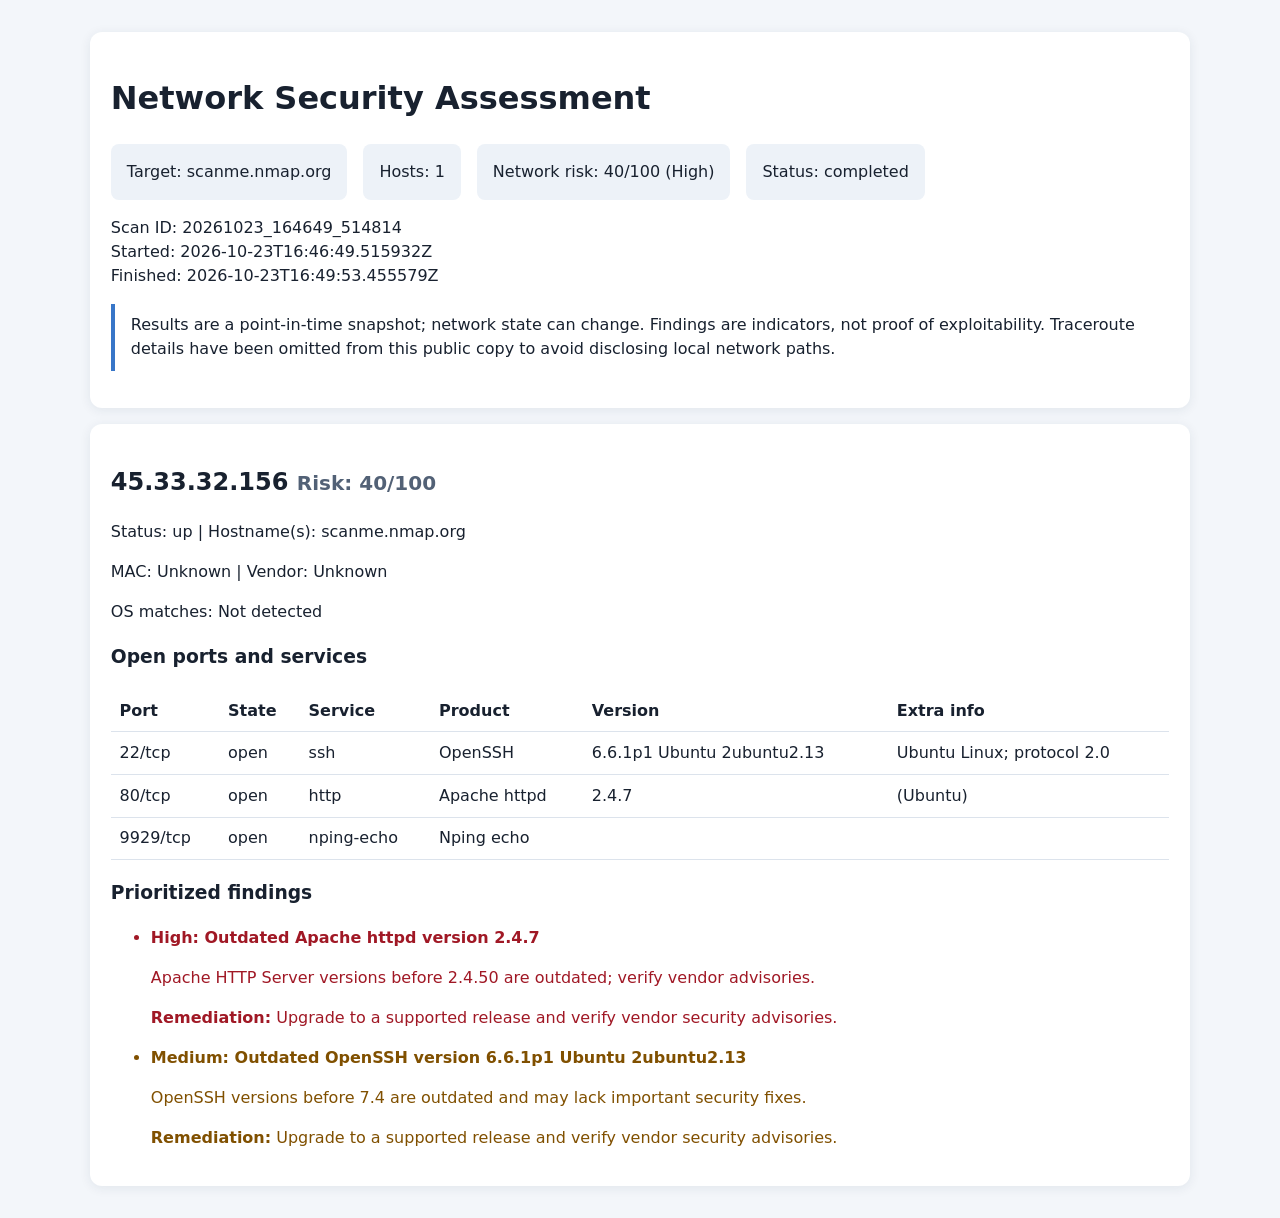
<file: public/index.html>
<!doctype html>
<html lang="en">
<head>
  <meta charset="utf-8">
  <meta name="viewport" content="width=device-width, initial-scale=1">
  <meta name="description" content="Point-in-time Nmap assessment report for the authorized Nmap practice target.">
  <title>Network Security Assessment</title>
  <style>
    body { font: 16px/1.5 system-ui, sans-serif; max-width: 1100px; margin: 2rem auto; padding: 0 1rem; color: #18212f; background: #f3f6fa; }
    header, section { background: #fff; padding: 1.3rem; margin: 1rem 0; border-radius: 12px; box-shadow: 0 2px 12px #172b4d15; }
    .cards { display: flex; gap: 1rem; flex-wrap: wrap; }
    .card { background: #edf2f8; padding: 1rem; border-radius: 8px; }
    table { width: 100%; border-collapse: collapse; }
    td, th { padding: .55rem; text-align: left; border-bottom: 1px solid #dce3ec; }
    .critical, .high { color: #a01825; }
    .medium { color: #805000; }
    .low { color: #28633b; }
    small { color: #526176; }
    .snapshot { border-left: 4px solid #3876c8; padding: .6rem 1rem; }
  </style>
</head>
<body>
  <header>
    <h1>Network Security Assessment</h1>
    <div class="cards">
      <div class="card">Target: scanme.nmap.org</div>
      <div class="card">Hosts: 1</div>
      <div class="card">Network risk: 40/100 (High)</div>
      <div class="card">Status: completed</div>
    </div>
    <p>Scan ID: 20261023_164649_514814<br>
      Started: 2026-10-23T16:46:49.515932Z<br>
      Finished: 2026-10-23T16:49:53.455579Z</p>
    <p class="snapshot">Results are a point-in-time snapshot; network state can change.
      Findings are indicators, not proof of exploitability. Traceroute details have been omitted
      from this public copy to avoid disclosing local network paths.</p>
  </header>
  <section>
    <h2>45.33.32.156 <small>Risk: 40/100</small></h2>
    <p>Status: up | Hostname(s): scanme.nmap.org</p>
    <p>MAC: Unknown | Vendor: Unknown</p>
    <p>OS matches: Not detected</p>
    <h3>Open ports and services</h3>
    <table>
      <thead>
        <tr><th>Port</th><th>State</th><th>Service</th><th>Product</th><th>Version</th><th>Extra info</th></tr>
      </thead>
      <tbody>
        <tr><td>22/tcp</td><td>open</td><td>ssh</td><td>OpenSSH</td><td>6.6.1p1 Ubuntu 2ubuntu2.13</td><td>Ubuntu Linux; protocol 2.0</td></tr>
        <tr><td>80/tcp</td><td>open</td><td>http</td><td>Apache httpd</td><td>2.4.7</td><td>(Ubuntu)</td></tr>
        <tr><td>9929/tcp</td><td>open</td><td>nping-echo</td><td>Nping echo</td><td></td><td></td></tr>
      </tbody>
    </table>
    <h3>Prioritized findings</h3>
    <ul>
      <li class="high">
        <strong>High: Outdated Apache httpd version 2.4.7</strong>
        <p>Apache HTTP Server versions before 2.4.50 are outdated; verify vendor advisories.</p>
        <p><b>Remediation:</b> Upgrade to a supported release and verify vendor security advisories.</p>
      </li>
      <li class="medium">
        <strong>Medium: Outdated OpenSSH version 6.6.1p1 Ubuntu 2ubuntu2.13</strong>
        <p>OpenSSH versions before 7.4 are outdated and may lack important security fixes.</p>
        <p><b>Remediation:</b> Upgrade to a supported release and verify vendor security advisories.</p>
      </li>
    </ul>
  </section>
</body>
</html>
</file>
